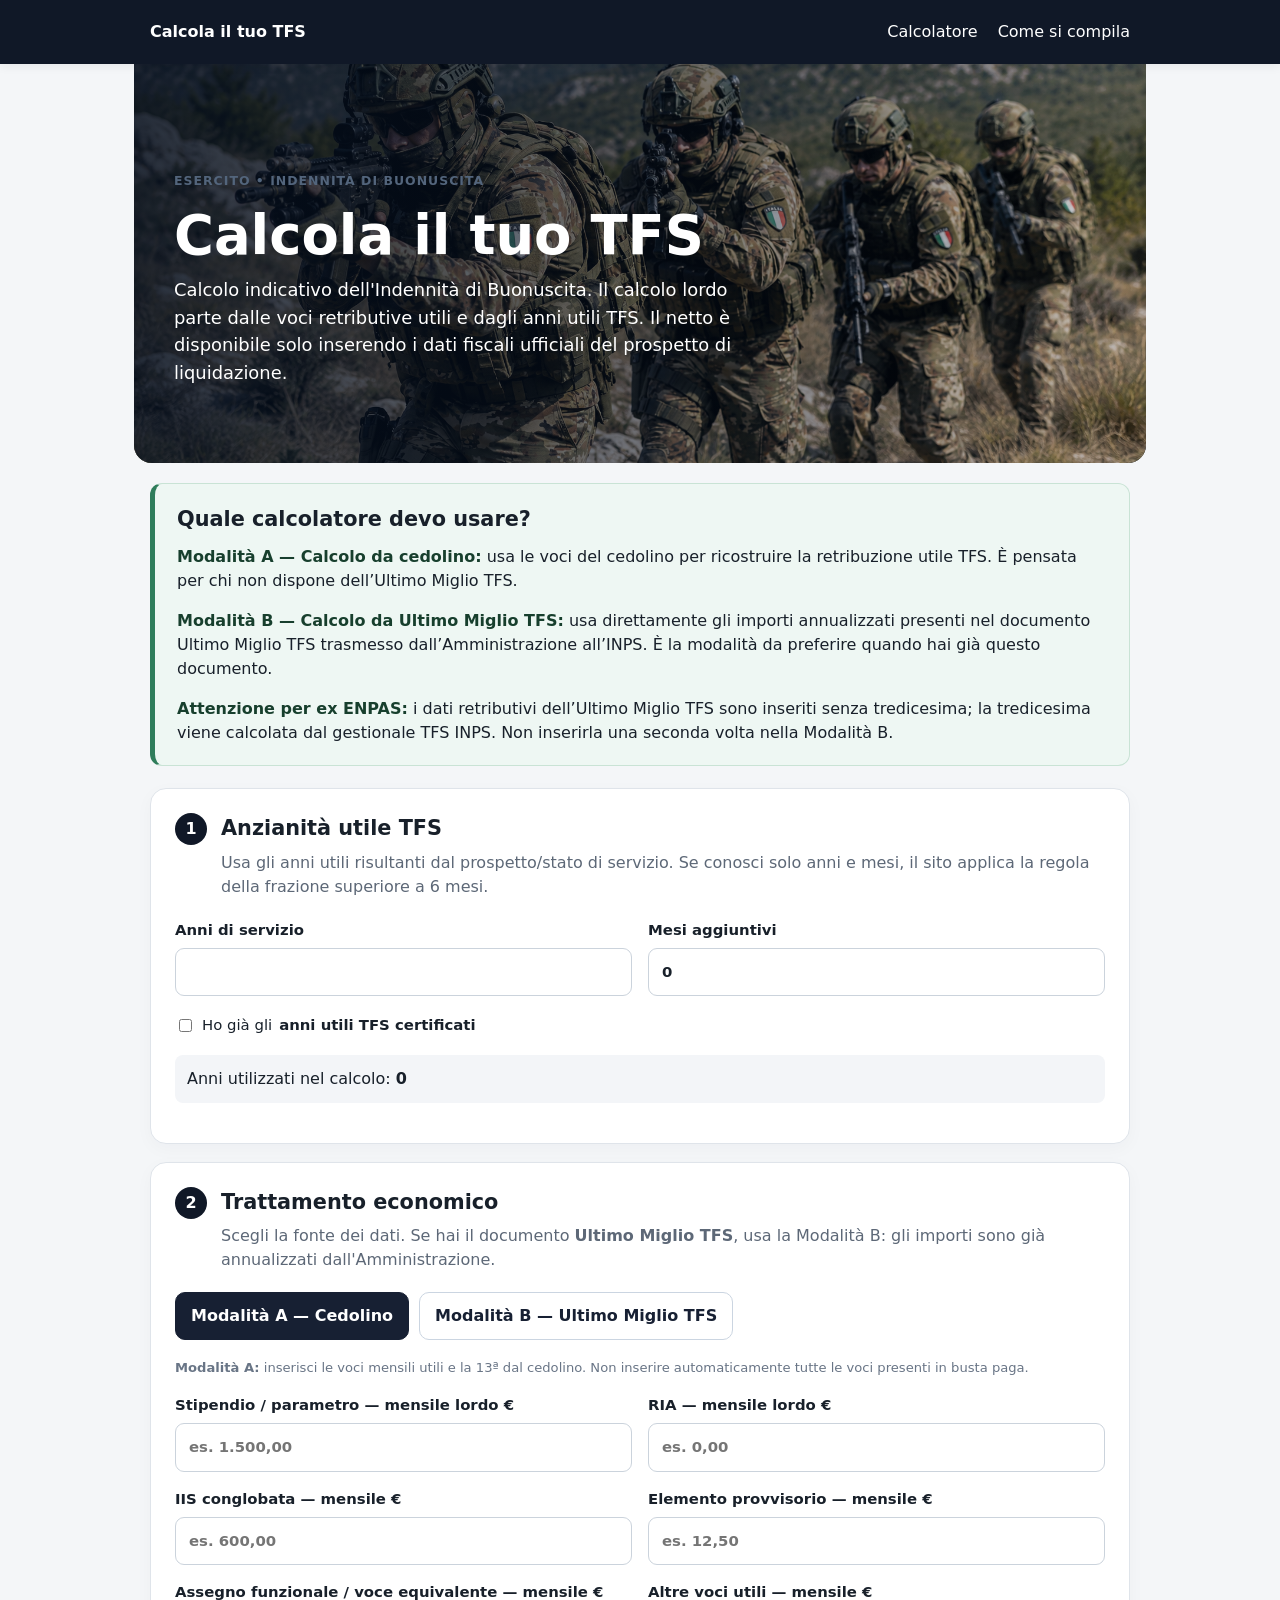
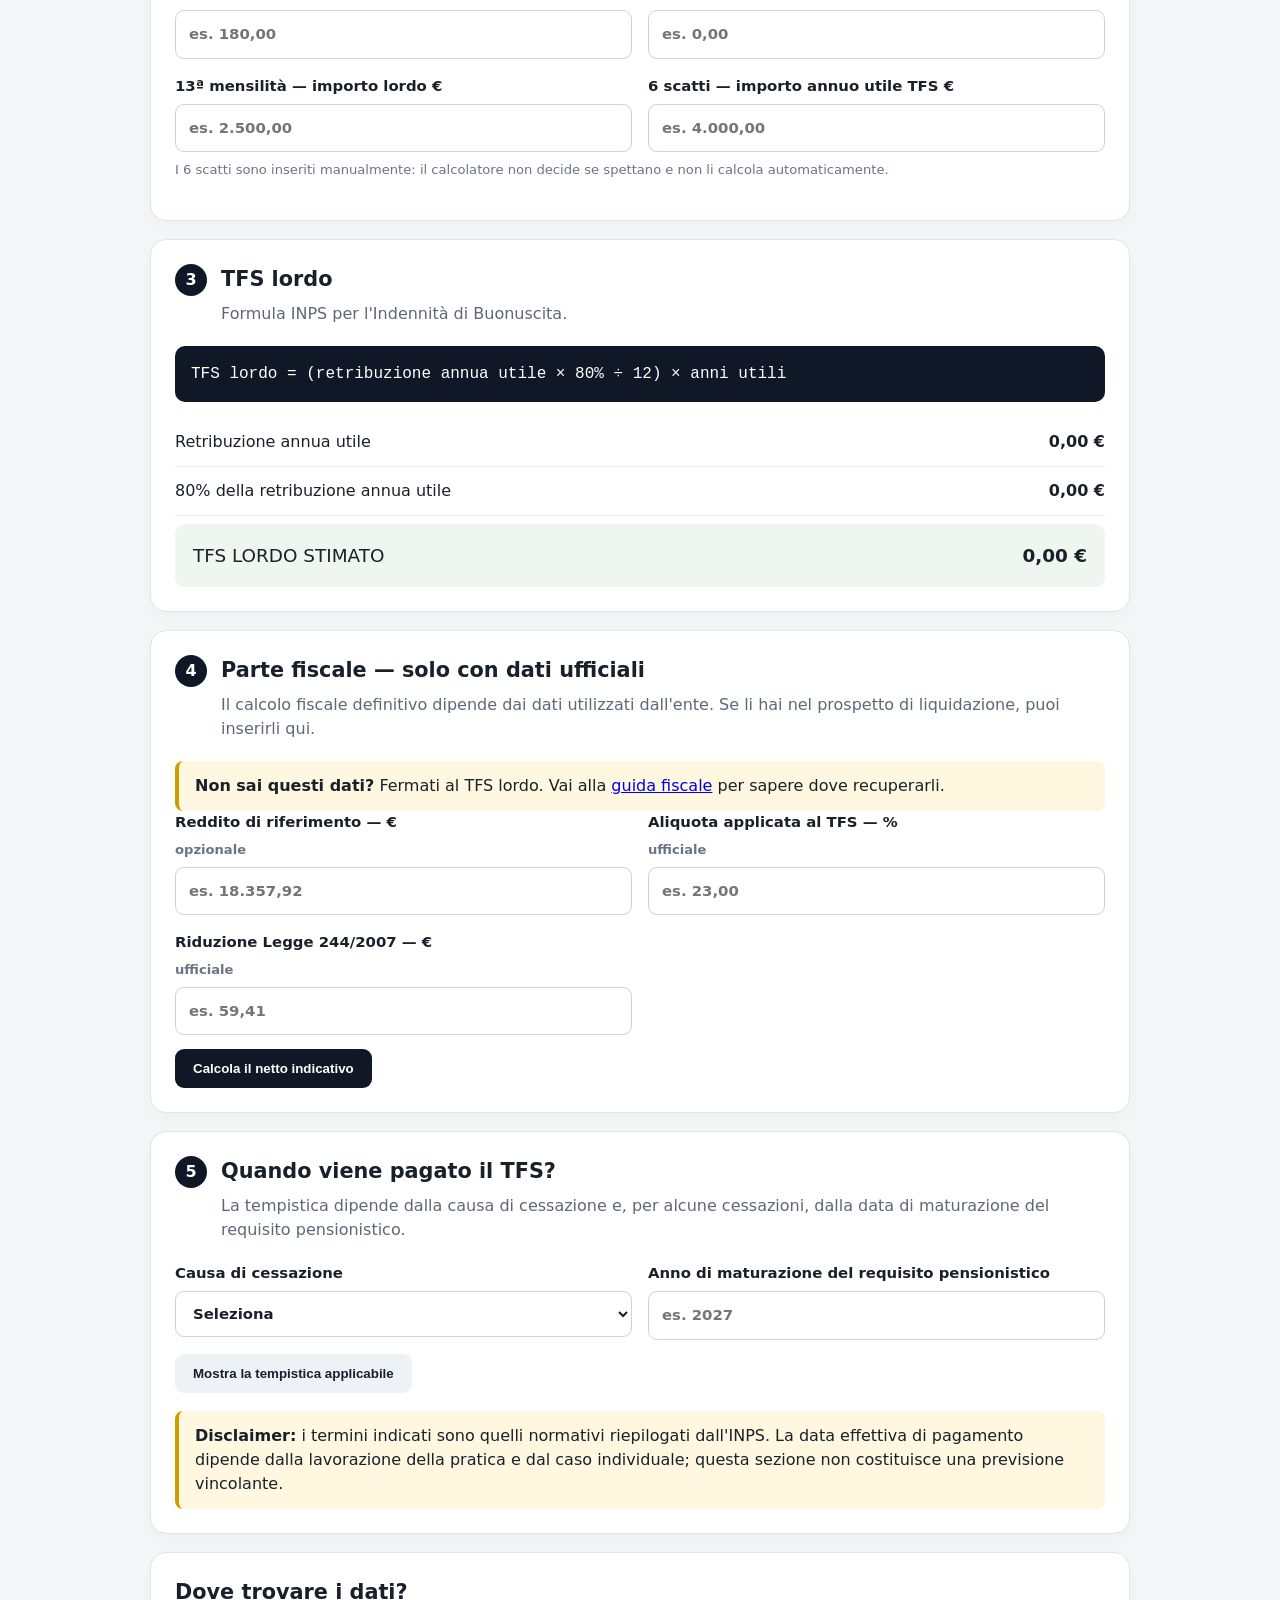
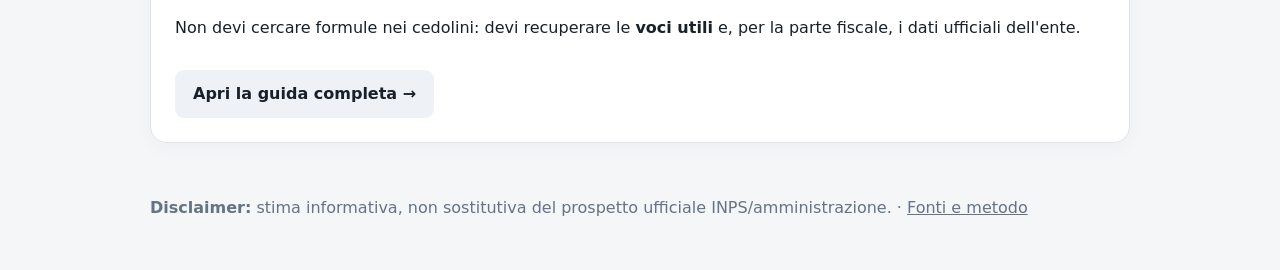
<file: index.html>
<!doctype html>
<html lang="it">
<head>
  <meta charset="utf-8">
  <meta name="viewport" content="width=device-width, initial-scale=1">
  <meta name="description" content="Calcolatore indicativo del TFS - Indennità di Buonuscita per il personale militare dell'Esercito Italiano.">
  <title>Calcola il tuo TFS</title>
  <link rel="stylesheet" href="css/style.css">
</head>
<body>
<header class="site-header">
  <div class="wrap">
    <a class="brand" href="index.html">Calcola il tuo TFS</a>
    <nav><a href="#calcolo">Calcolatore</a><a href="guida.html">Come si compila</a></nav>
  </div>
</header>

<main class="wrap">
  <section class="hero hero-image">
  <img class="hero-photo" src="assets/hero-militari.png" alt="Militari dell'Esercito Italiano durante un'attività operativa">
  <div class="hero-overlay">
    <p class="eyebrow">Esercito • Indennità di Buonuscita</p>
    <h1>Calcola il tuo TFS</h1>
    <p>Calcolo indicativo dell'Indennità di Buonuscita. Il calcolo lordo parte dalle voci retributive utili e dagli anni utili TFS. Il netto è disponibile solo inserendo i dati fiscali ufficiali del prospetto di liquidazione.</p>
  </div>
</section>

  <section class="mode-explainer">
    <h2>Quale calcolatore devo usare?</h2>
    <p><strong>Modalità A — Calcolo da cedolino:</strong> usa le voci del cedolino per ricostruire la retribuzione utile TFS. È pensata per chi non dispone dell’Ultimo Miglio TFS.</p>
    <p><strong>Modalità B — Calcolo da Ultimo Miglio TFS:</strong> usa direttamente gli importi annualizzati presenti nel documento Ultimo Miglio TFS trasmesso dall’Amministrazione all’INPS. È la modalità da preferire quando hai già questo documento.</p>
    <p><strong>Attenzione per ex ENPAS:</strong> i dati retributivi dell’Ultimo Miglio TFS sono inseriti senza tredicesima; la tredicesima viene calcolata dal gestionale TFS INPS. Non inserirla una seconda volta nella Modalità B.</p>
  </section>

  <section id="calcolo" class="card">
    <div class="section-title"><span>1</span><div><h2>Anzianità utile TFS</h2><p>Usa gli anni utili risultanti dal prospetto/stato di servizio. Se conosci solo anni e mesi, il sito applica la regola della frazione superiore a 6 mesi.</p></div></div>
    <div class="grid two">
      <label>Anni di servizio
        <input id="years" type="number" min="0" step="1" value="">
      </label>
      <label>Mesi aggiuntivi
        <input id="months" type="number" min="0" max="11" step="1" value="0">
      </label>
    </div>
    <label class="check"><input id="certifiedToggle" type="checkbox"> Ho già gli <strong>anni utili TFS certificati</strong></label>
    <div id="certifiedBox" class="hidden">
      <label>Anni utili TFS certificati
        <input id="certifiedYears" type="number" min="1" step="1" placeholder="es. 30">
      </label>
    </div>
    <p class="result-line">Anni utilizzati nel calcolo: <strong id="usefulYears">0</strong></p>
  </section>

  <section class="card">
    <div class="section-title"><span>2</span><div><h2>Trattamento economico</h2><p>Scegli la fonte dei dati. Se hai il documento <strong>Ultimo Miglio TFS</strong>, usa la Modalità B: gli importi sono già annualizzati dall'Amministrazione.</p></div></div>

    <div class="mode-switch" role="group" aria-label="Modalità di inserimento">
      <button type="button" id="modeCedolino" class="mode-button active">Modalità A — Cedolino</button>
      <button type="button" id="modeUltimoMiglio" class="mode-button">Modalità B — Ultimo Miglio TFS</button>
    </div>

    <div id="modeA">
      <p class="hint"><strong>Modalità A:</strong> inserisci le voci mensili utili e la 13ª dal cedolino. Non inserire automaticamente tutte le voci presenti in busta paga.</p>
      <div class="grid two">
        <label>Stipendio / parametro — mensile lordo €
          <input id="salary" class="money-input" type="text" inputmode="decimal" autocomplete="off" value="" placeholder="es. 1.500,00">
        </label>
        <label>RIA — mensile lordo €
          <input id="ria" class="money-input" type="text" inputmode="decimal" autocomplete="off" value="" placeholder="es. 0,00">
        </label>
        <label>IIS conglobata — mensile €
          <input id="iis" class="money-input" type="text" inputmode="decimal" autocomplete="off" value="" placeholder="es. 600,00">
        </label>
        <label>Elemento provvisorio — mensile €
          <input id="temporary" class="money-input" type="text" inputmode="decimal" autocomplete="off" value="" placeholder="es. 12,50">
        </label>
        <label>Assegno funzionale / voce equivalente — mensile €
          <input id="functional" class="money-input" type="text" inputmode="decimal" autocomplete="off" value="" placeholder="es. 180,00">
        </label>
        <label>Altre voci utili — mensile €
          <input id="otherMonthly" class="money-input" type="text" inputmode="decimal" autocomplete="off" value="" placeholder="es. 0,00">
        </label>
        <label>13ª mensilità — importo lordo €
          <input id="thirteenth" class="money-input" type="text" inputmode="decimal" autocomplete="off" value="" placeholder="es. 2.500,00">
        </label>
        <label>6 scatti — importo annuo utile TFS €
          <input id="sixSteps" class="money-input" type="text" inputmode="decimal" autocomplete="off" value="" placeholder="es. 4.000,00">
        </label>
      </div>
      <p class="hint">I 6 scatti sono inseriti manualmente: il calcolatore non decide se spettano e non li calcola automaticamente.</p>
    </div>

    <div id="modeB" class="hidden">
      <div class="notice"><strong>Modalità B — Ultimo Miglio TFS:</strong> usa gli importi annualizzati riportati nel documento INPS/Amministrazione. Per il personale statale ex ENPAS, la procedura INPS acquisisce la retribuzione utile <strong>senza la tredicesima</strong> e il gestionale TFS la calcola automaticamente.</div>
      <div class="grid two">
        <label>Trattamento stipendiale art. 2 — annuo €
          <input id="umSalary" class="money-input" type="text" inputmode="decimal" autocomplete="off" placeholder="es. 24.000,00">
        </label>
        <label>Anticipazione benefici futuri art. 1 — annuo €
          <input id="umBenefits" class="money-input" type="text" inputmode="decimal" autocomplete="off" placeholder="es. 150,00">
        </label>
        <label>Assegno funzionale DPR 52/2009 art. 8 — annuo €
          <input id="umFunctional" class="money-input" type="text" inputmode="decimal" autocomplete="off" placeholder="es. 1.800,00">
        </label>
        <label>Altre voci utili TFS — annue €
          <input id="umOther" class="money-input" type="text" inputmode="decimal" autocomplete="off" placeholder="es. 0,00">
        </label>
        <label>6 scatti — importo annuo utile TFS €
          <input id="umSixSteps" class="money-input" type="text" inputmode="decimal" autocomplete="off" placeholder="es. 0,00">
        </label>
      </div>
      <p class="hint">La 13ª non va inserita qui se stai copiando un Ultimo Miglio ex ENPAS: l’INPS indica che viene calcolata automaticamente dal gestionale TFS. Il calcolatore la stima come 1/12 del totale annualizzato delle voci utili inserite, solo per fornire una simulazione; il dato ufficiale di liquidazione resta prevalente.</p>
    </div>
  </section>

  <section class="card calculation">
    <div class="section-title"><span>3</span><div><h2>TFS lordo</h2><p>Formula INPS per l'Indennità di Buonuscita.</p></div></div>
    <div class="formula">TFS lordo = (retribuzione annua utile × 80% ÷ 12) × anni utili</div>
    <div class="breakdown">
      <div><span>Retribuzione annua utile</span><strong id="annualUseful">€ 0,00</strong></div>
      <div><span>80% della retribuzione annua utile</span><strong id="base80">€ 0,00</strong></div>
      <div class="grand"><span>TFS LORDO STIMATO</span><strong id="grossTfs">€ 0,00</strong></div>
    </div>
  </section>

  <section class="card">
    <div class="section-title"><span>4</span><div><h2>Parte fiscale — solo con dati ufficiali</h2><p>Il calcolo fiscale definitivo dipende dai dati utilizzati dall'ente. Se li hai nel prospetto di liquidazione, puoi inserirli qui.</p></div></div>
    <div class="notice warning"><strong>Non sai questi dati?</strong> Fermati al TFS lordo. Vai alla <a href="guida.html#fiscale">guida fiscale</a> per sapere dove recuperarli.</div>
    <div class="grid two">
      <label>Reddito di riferimento — € <span class="optional">opzionale</span>
        <input id="referenceIncome" class="money-input" type="text" inputmode="decimal" autocomplete="off" placeholder="es. 18.357,92">
      </label>
      <label>Aliquota applicata al TFS — % <span class="optional">ufficiale</span>
        <input id="taxRate" type="text" inputmode="decimal" autocomplete="off" placeholder="es. 23,00">
      </label>
      <label>Riduzione Legge 244/2007 — € <span class="optional">ufficiale</span>
        <input id="law244" class="money-input" type="text" inputmode="decimal" autocomplete="off" placeholder="es. 59,41">
      </label>
    </div>
    <button id="calculateTax" class="button">Calcola il netto indicativo</button>
    <div id="taxResult" class="tax-result hidden"></div>
  </section>

  <section class="card" id="tempi">
    <div class="section-title"><span>5</span><div><h2>Quando viene pagato il TFS?</h2><p>La tempistica dipende dalla causa di cessazione e, per alcune cessazioni, dalla data di maturazione del requisito pensionistico.</p></div></div>
    <div class="grid two">
      <label>Causa di cessazione
        <select id="cessationReason">
          <option value="">Seleziona</option>
          <option value="inability_death">Inabilità / decesso</option>
          <option value="age_service">Limite di età / anzianità massima di servizio / risoluzione unilaterale per pensione anticipata</option>
          <option value="fixed_term">Scadenza contratto a tempo determinato</option>
          <option value="other">Dimissioni / licenziamento / destituzione / altri casi</option>
        </select>
      </label>
      <label>Anno di maturazione del requisito pensionistico
        <input id="pensionYear" type="number" min="1900" max="2100" step="1" placeholder="es. 2027">
      </label>
    </div>
    <button id="calculateTiming" class="button secondary">Mostra la tempistica applicabile</button>
    <div id="timingResult" class="tax-result hidden"></div>
    <div class="notice warning"><strong>Disclaimer:</strong> i termini indicati sono quelli normativi riepilogati dall'INPS. La data effettiva di pagamento dipende dalla lavorazione della pratica e dal caso individuale; questa sezione non costituisce una previsione vincolante.</div>
  </section>

  <section class="card">
    <h2>Dove trovare i dati?</h2>
    <p>Non devi cercare formule nei cedolini: devi recuperare le <strong>voci utili</strong> e, per la parte fiscale, i dati ufficiali dell'ente.</p>
    <a class="button secondary" href="guida.html">Apri la guida completa →</a>
  </section>
</main>

<footer><div class="wrap"><strong>Disclaimer:</strong> stima informativa, non sostitutiva del prospetto ufficiale INPS/amministrazione. · <a href="guida.html">Fonti e metodo</a></div></footer>
<script src="js/app.js"></script>
</body>
</html>
</file>
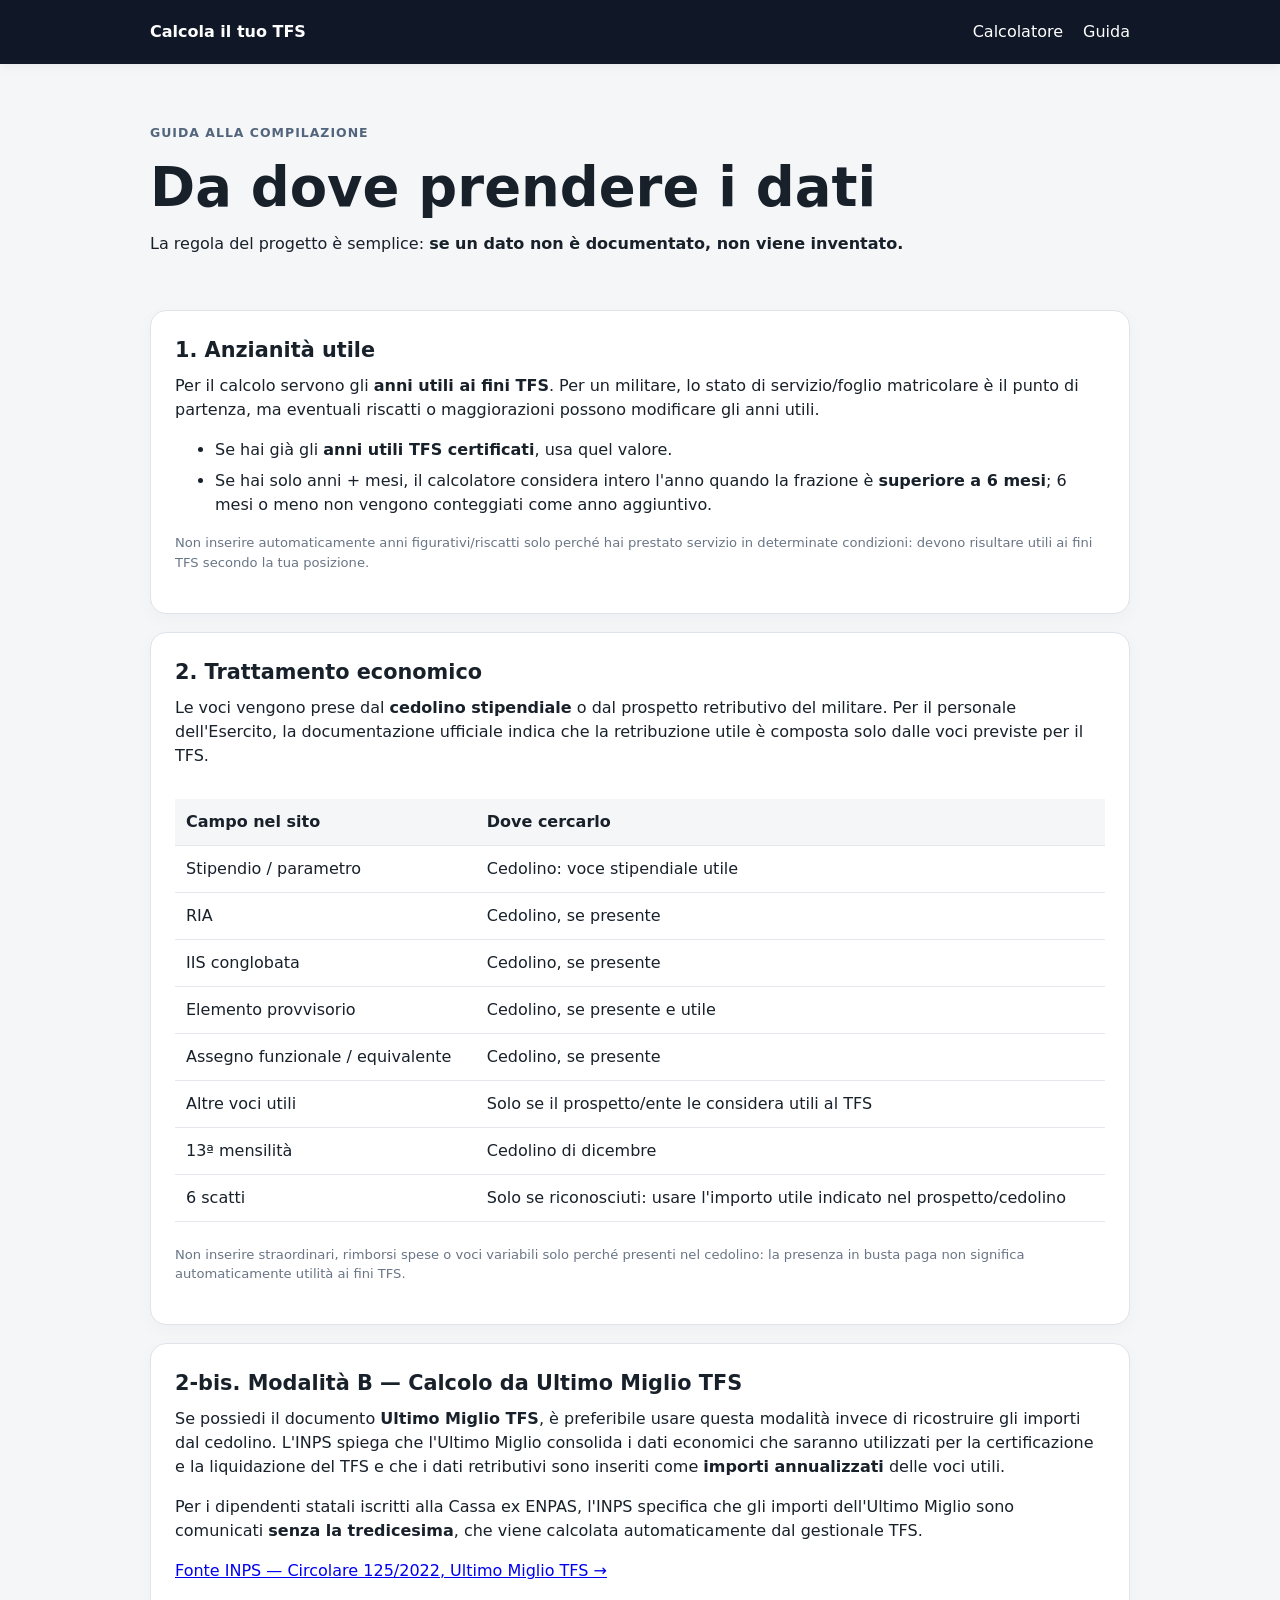
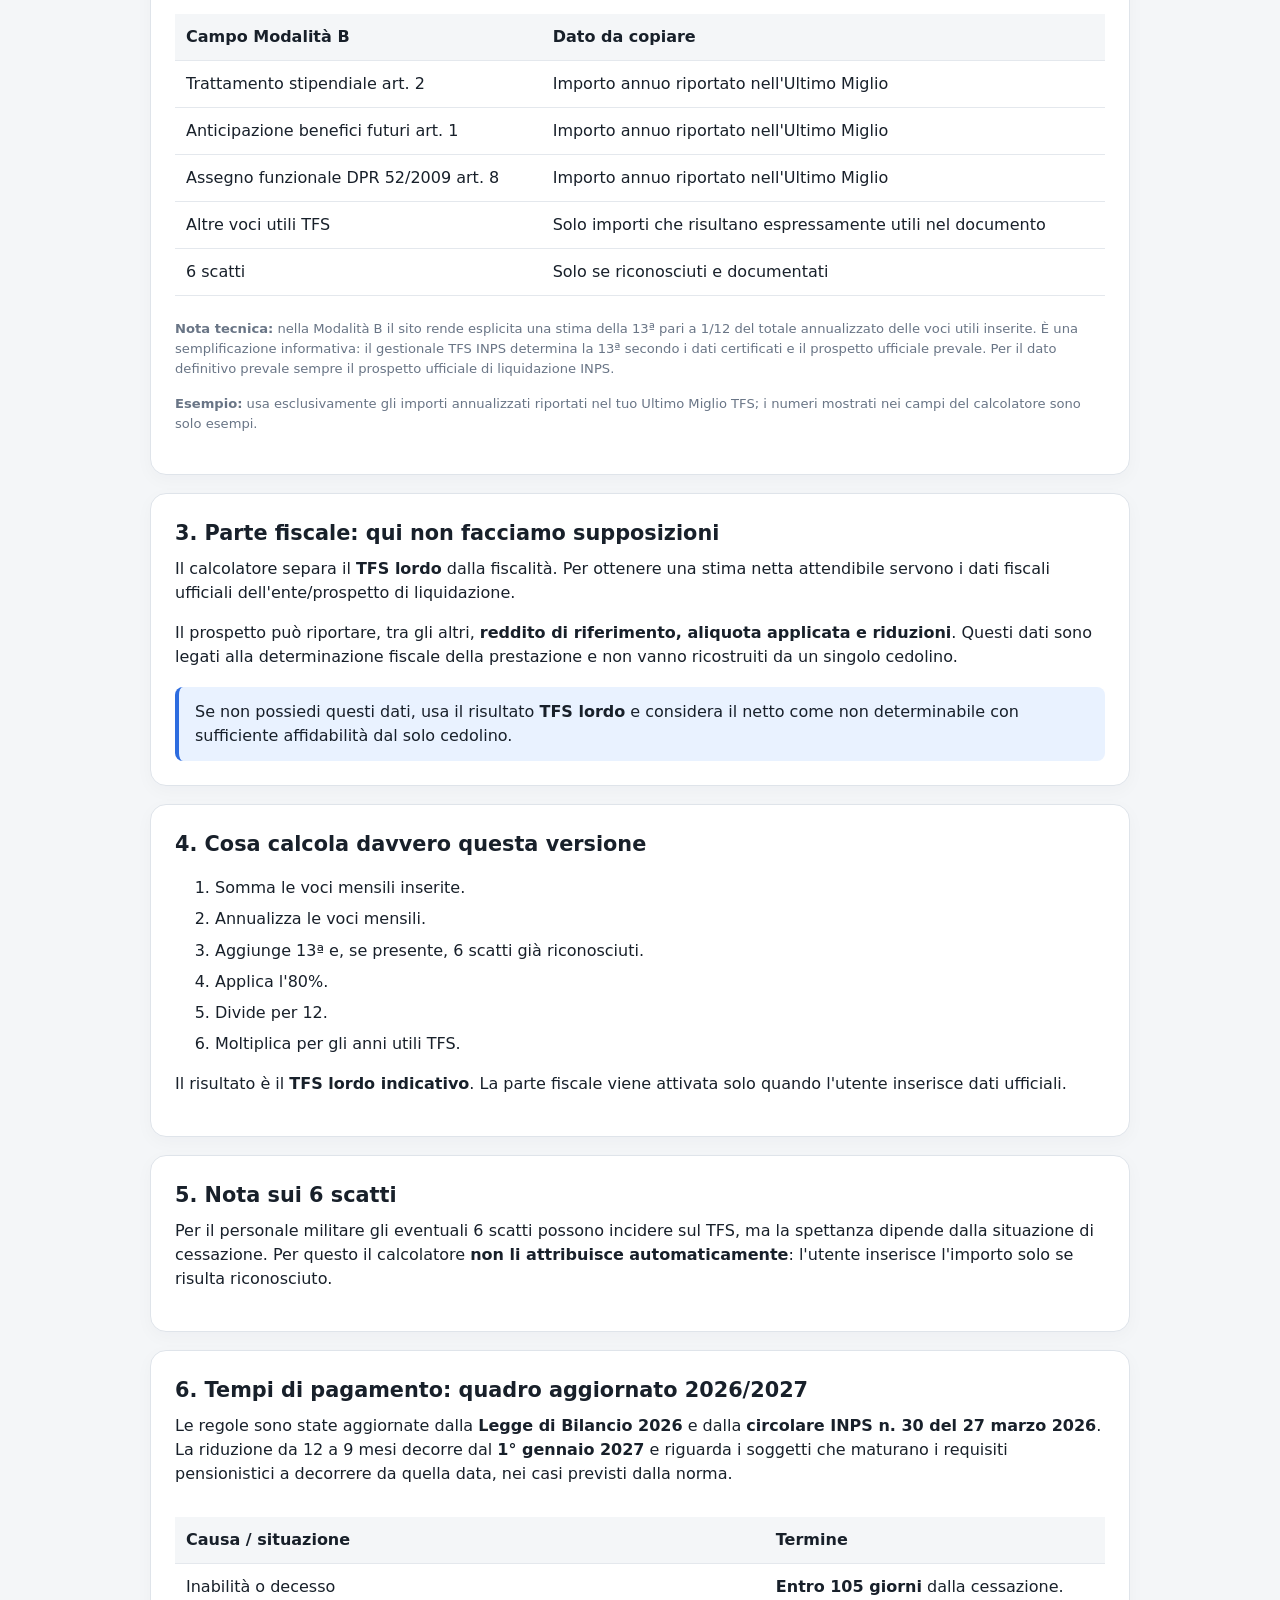
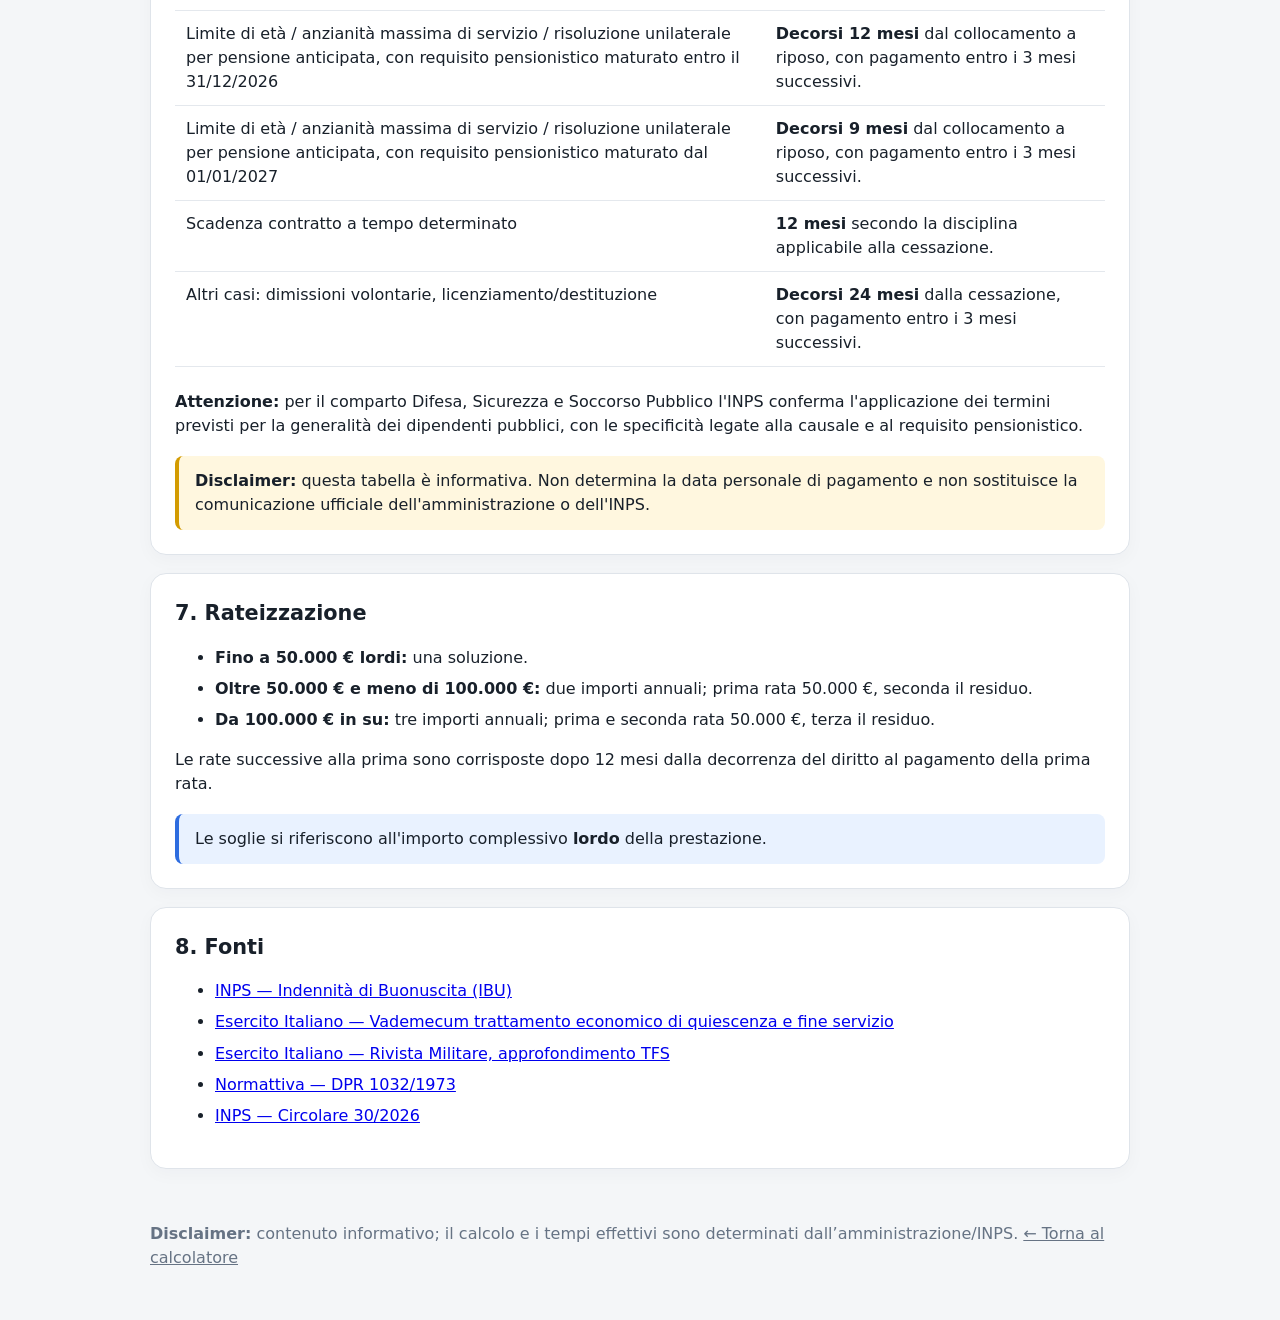
<file: guida.html>
<!doctype html>
<html lang="it">
<head>
  <meta charset="utf-8">
  <meta name="viewport" content="width=device-width, initial-scale=1">
  <title>Come compilare il calcolatore TFS</title>
  <link rel="stylesheet" href="css/style.css">
</head>
<body>
<header class="site-header"><div class="wrap"><a class="brand" href="index.html">Calcola il tuo TFS</a><nav><a href="index.html#calcolo">Calcolatore</a><a href="guida.html">Guida</a></nav></div></header>
<main class="wrap">
  <section class="hero compact"><p class="eyebrow">Guida alla compilazione</p><h1>Da dove prendere i dati</h1><p>La regola del progetto è semplice: <strong>se un dato non è documentato, non viene inventato.</strong></p></section>

  <section class="card">
    <h2>1. Anzianità utile</h2>
    <p>Per il calcolo servono gli <strong>anni utili ai fini TFS</strong>. Per un militare, lo stato di servizio/foglio matricolare è il punto di partenza, ma eventuali riscatti o maggiorazioni possono modificare gli anni utili.</p>
    <ul>
      <li>Se hai già gli <strong>anni utili TFS certificati</strong>, usa quel valore.</li>
      <li>Se hai solo anni + mesi, il calcolatore considera intero l'anno quando la frazione è <strong>superiore a 6 mesi</strong>; 6 mesi o meno non vengono conteggiati come anno aggiuntivo.</li>
    </ul>
    <p class="hint">Non inserire automaticamente anni figurativi/riscatti solo perché hai prestato servizio in determinate condizioni: devono risultare utili ai fini TFS secondo la tua posizione.</p>
  </section>

  <section class="card">
    <h2>2. Trattamento economico</h2>
    <p>Le voci vengono prese dal <strong>cedolino stipendiale</strong> o dal prospetto retributivo del militare. Per il personale dell'Esercito, la documentazione ufficiale indica che la retribuzione utile è composta solo dalle voci previste per il TFS.</p>
    <div class="table-wrap"><table>
      <thead><tr><th>Campo nel sito</th><th>Dove cercarlo</th></tr></thead>
      <tbody>
        <tr><td>Stipendio / parametro</td><td>Cedolino: voce stipendiale utile</td></tr>
        <tr><td>RIA</td><td>Cedolino, se presente</td></tr>
        <tr><td>IIS conglobata</td><td>Cedolino, se presente</td></tr>
        <tr><td>Elemento provvisorio</td><td>Cedolino, se presente e utile</td></tr>
        <tr><td>Assegno funzionale / equivalente</td><td>Cedolino, se presente</td></tr>
        <tr><td>Altre voci utili</td><td>Solo se il prospetto/ente le considera utili al TFS</td></tr>
        <tr><td>13ª mensilità</td><td>Cedolino di dicembre</td></tr>
        <tr><td>6 scatti</td><td>Solo se riconosciuti: usare l'importo utile indicato nel prospetto/cedolino</td></tr>
      </tbody>
    </table></div>
    <p class="hint">Non inserire straordinari, rimborsi spese o voci variabili solo perché presenti nel cedolino: la presenza in busta paga non significa automaticamente utilità ai fini TFS.</p>
  </section>

  <section class="card">
    <h2>2-bis. Modalità B — Calcolo da Ultimo Miglio TFS</h2>
    <p>Se possiedi il documento <strong>Ultimo Miglio TFS</strong>, è preferibile usare questa modalità invece di ricostruire gli importi dal cedolino. L'INPS spiega che l'Ultimo Miglio consolida i dati economici che saranno utilizzati per la certificazione e la liquidazione del TFS e che i dati retributivi sono inseriti come <strong>importi annualizzati</strong> delle voci utili.</p>
    <p>Per i dipendenti statali iscritti alla Cassa ex ENPAS, l'INPS specifica che gli importi dell'Ultimo Miglio sono comunicati <strong>senza la tredicesima</strong>, che viene calcolata automaticamente dal gestionale TFS.</p>
    <p><a href="https://www.inps.it/it/it/inps-comunica/atti/circolari-messaggi-e-normativa/dettaglio.circolari-e-messaggi.2022.11.circolare-numero-125-del-04-11-2022_13983.html" target="_blank" rel="noopener">Fonte INPS — Circolare 125/2022, Ultimo Miglio TFS →</a></p>
    <div class="table-wrap"><table>
      <thead><tr><th>Campo Modalità B</th><th>Dato da copiare</th></tr></thead>
      <tbody>
        <tr><td>Trattamento stipendiale art. 2</td><td>Importo annuo riportato nell'Ultimo Miglio</td></tr>
        <tr><td>Anticipazione benefici futuri art. 1</td><td>Importo annuo riportato nell'Ultimo Miglio</td></tr>
        <tr><td>Assegno funzionale DPR 52/2009 art. 8</td><td>Importo annuo riportato nell'Ultimo Miglio</td></tr>
        <tr><td>Altre voci utili TFS</td><td>Solo importi che risultano espressamente utili nel documento</td></tr>
        <tr><td>6 scatti</td><td>Solo se riconosciuti e documentati</td></tr>
      </tbody>
    </table></div>
    <p class="hint"><strong>Nota tecnica:</strong> nella Modalità B il sito rende esplicita una stima della 13ª pari a 1/12 del totale annualizzato delle voci utili inserite. È una semplificazione informativa: il gestionale TFS INPS determina la 13ª secondo i dati certificati e il prospetto ufficiale prevale. Per il dato definitivo prevale sempre il prospetto ufficiale di liquidazione INPS.</p>
    <p class="hint"><strong>Esempio:</strong> usa esclusivamente gli importi annualizzati riportati nel tuo Ultimo Miglio TFS; i numeri mostrati nei campi del calcolatore sono solo esempi.</p>
  </section>

  <section id="fiscale" class="card">
    <h2>3. Parte fiscale: qui non facciamo supposizioni</h2>
    <p>Il calcolatore separa il <strong>TFS lordo</strong> dalla fiscalità. Per ottenere una stima netta attendibile servono i dati fiscali ufficiali dell'ente/prospetto di liquidazione.</p>
    <p>Il prospetto può riportare, tra gli altri, <strong>reddito di riferimento, aliquota applicata e riduzioni</strong>. Questi dati sono legati alla determinazione fiscale della prestazione e non vanno ricostruiti da un singolo cedolino.</p>
    <div class="notice">Se non possiedi questi dati, usa il risultato <strong>TFS lordo</strong> e considera il netto come non determinabile con sufficiente affidabilità dal solo cedolino.</div>
  </section>

  <section class="card">
    <h2>4. Cosa calcola davvero questa versione</h2>
    <ol>
      <li>Somma le voci mensili inserite.</li>
      <li>Annualizza le voci mensili.</li>
      <li>Aggiunge 13ª e, se presente, 6 scatti già riconosciuti.</li>
      <li>Applica l'80%.</li>
      <li>Divide per 12.</li>
      <li>Moltiplica per gli anni utili TFS.</li>
    </ol>
    <p>Il risultato è il <strong>TFS lordo indicativo</strong>. La parte fiscale viene attivata solo quando l'utente inserisce dati ufficiali.</p>
  </section>

  <section class="card">
    <h2>5. Nota sui 6 scatti</h2>
    <p>Per il personale militare gli eventuali 6 scatti possono incidere sul TFS, ma la spettanza dipende dalla situazione di cessazione. Per questo il calcolatore <strong>non li attribuisce automaticamente</strong>: l'utente inserisce l'importo solo se risulta riconosciuto.</p>
  </section>

  <section class="card">
    <h2>6. Tempi di pagamento: quadro aggiornato 2026/2027</h2>
    <p>Le regole sono state aggiornate dalla <strong>Legge di Bilancio 2026</strong> e dalla <strong>circolare INPS n. 30 del 27 marzo 2026</strong>. La riduzione da 12 a 9 mesi decorre dal <strong>1° gennaio 2027</strong> e riguarda i soggetti che maturano i requisiti pensionistici a decorrere da quella data, nei casi previsti dalla norma.</p>
    <div class="table-wrap"><table>
      <thead><tr><th>Causa / situazione</th><th>Termine</th></tr></thead>
      <tbody>
        <tr><td>Inabilità o decesso</td><td><strong>Entro 105 giorni</strong> dalla cessazione.</td></tr>
        <tr><td>Limite di età / anzianità massima di servizio / risoluzione unilaterale per pensione anticipata, con requisito pensionistico maturato entro il 31/12/2026</td><td><strong>Decorsi 12 mesi</strong> dal collocamento a riposo, con pagamento entro i 3 mesi successivi.</td></tr>
        <tr><td>Limite di età / anzianità massima di servizio / risoluzione unilaterale per pensione anticipata, con requisito pensionistico maturato dal 01/01/2027</td><td><strong>Decorsi 9 mesi</strong> dal collocamento a riposo, con pagamento entro i 3 mesi successivi.</td></tr>
        <tr><td>Scadenza contratto a tempo determinato</td><td><strong>12 mesi</strong> secondo la disciplina applicabile alla cessazione.</td></tr>
        <tr><td>Altri casi: dimissioni volontarie, licenziamento/destituzione</td><td><strong>Decorsi 24 mesi</strong> dalla cessazione, con pagamento entro i 3 mesi successivi.</td></tr>
      </tbody>
    </table></div>
    <p><strong>Attenzione:</strong> per il comparto Difesa, Sicurezza e Soccorso Pubblico l'INPS conferma l'applicazione dei termini previsti per la generalità dei dipendenti pubblici, con le specificità legate alla causale e al requisito pensionistico.</p>
    <div class="notice warning"><strong>Disclaimer:</strong> questa tabella è informativa. Non determina la data personale di pagamento e non sostituisce la comunicazione ufficiale dell'amministrazione o dell'INPS.</div>
  </section>

  <section class="card">
    <h2>7. Rateizzazione</h2>
    <ul>
      <li><strong>Fino a 50.000 € lordi:</strong> una soluzione.</li>
      <li><strong>Oltre 50.000 € e meno di 100.000 €:</strong> due importi annuali; prima rata 50.000 €, seconda il residuo.</li>
      <li><strong>Da 100.000 € in su:</strong> tre importi annuali; prima e seconda rata 50.000 €, terza il residuo.</li>
    </ul>
    <p>Le rate successive alla prima sono corrisposte dopo 12 mesi dalla decorrenza del diritto al pagamento della prima rata.</p>
    <div class="notice">Le soglie si riferiscono all'importo complessivo <strong>lordo</strong> della prestazione.</div>
  </section>

  <section class="card">
    <h2>8. Fonti</h2>
    <ul class="sources">
      <li><a href="https://www.inps.it/it/it/dettaglio-approfondimento.schede-informative.49912.indennit-di-buonuscita-ibu-per-dipendenti-pubblici.html" target="_blank" rel="noopener">INPS — Indennità di Buonuscita (IBU)</a></li>
      <li><a href="https://www.esercito.difesa.it/assets/allegati/vademecum__il_trattamento_economico_di_quiescenza_e_di_fine_servizio__aggiornamento_2025___faq.2025.12.18.17.04.03.265.pdf" target="_blank" rel="noopener">Esercito Italiano — Vademecum trattamento economico di quiescenza e fine servizio</a></li>
      <li><a href="https://www.esercito.difesa.it/assets/allegati/5rm-2024-interattivo.2026.02.02.15.05.21.014.pdf" target="_blank" rel="noopener">Esercito Italiano — Rivista Militare, approfondimento TFS</a></li>
      <li><a href="https://www.normattiva.it/uri-res/N2Ls?urn%3Anir%3Astato%3Adecreto.del.presidente.della.repubblica%3A1973-12-29%3B1032%21vig=" target="_blank" rel="noopener">Normattiva — DPR 1032/1973</a></li>
      <li><a href="https://www.inps.it/it/it/inps-comunica/atti/circolari-messaggi-e-normativa/dettaglio.circolari-e-messaggi.2026.03.circolare-numero-30-del-27-03-2026_15208.html" target="_blank" rel="noopener">INPS — Circolare 30/2026</a></li>
    </ul>
  </section>
</main>
<footer><div class="wrap"><strong>Disclaimer:</strong> contenuto informativo; il calcolo e i tempi effettivi sono determinati dall’amministrazione/INPS. <a href="index.html">← Torna al calcolatore</a></div></footer>
</body>
</html>
</file>
<file: css/style.css>
*{box-sizing:border-box}body{margin:0;font-family:Inter,system-ui,-apple-system,BlinkMacSystemFont,"Segoe UI",sans-serif;background:#f4f6f8;color:#18202a;line-height:1.5}.wrap{width:min(100% - 32px,980px);margin:auto}.site-header{background:#101827;color:#fff;position:sticky;top:0;z-index:10;box-shadow:0 2px 10px #0001}.site-header .wrap{display:flex;justify-content:space-between;align-items:center;min-height:64px}.brand{font-weight:800;color:#fff;text-decoration:none}.site-header nav{display:flex;gap:20px}.site-header a{color:#fff;text-decoration:none}.hero{padding:52px 0 28px}.hero.compact{padding-bottom:20px}.eyebrow{text-transform:uppercase;letter-spacing:.08em;font-size:.78rem;font-weight:800;color:#53657c}h1{font-size:clamp(2rem,6vw,3.4rem);line-height:1.05;margin:.3rem 0 1rem}h2{margin:0 0 .4rem;font-size:1.3rem}p{margin:.5rem 0 1rem}.notice{background:#e9f2ff;border-left:4px solid #2d6cdf;padding:13px 16px;border-radius:8px;margin-top:18px}.notice.warning{background:#fff7df;border-left-color:#d39b00}.card{background:#fff;border:1px solid #dfe4ea;border-radius:16px;padding:24px;margin:18px 0;box-shadow:0 5px 18px #17203308}.section-title{display:flex;gap:14px;align-items:flex-start;margin-bottom:20px}.section-title>span{display:grid;place-items:center;width:32px;height:32px;border-radius:50%;background:#101827;color:#fff;font-weight:800;flex:0 0 auto}.section-title p{color:#5d6877;margin:0}.grid{display:grid;gap:16px}.grid.two{grid-template-columns:repeat(2,minmax(0,1fr))}@media(max-width:680px){.grid.two{grid-template-columns:1fr}.site-header nav{gap:10px;font-size:.9rem}.card{padding:18px}}label{display:flex;flex-direction:column;gap:7px;font-weight:700;font-size:.93rem}input{width:100%;padding:12px 13px;border:1px solid #cbd3dc;border-radius:9px;font:inherit;background:#fff;color:#18202a}input:focus{outline:2px solid #8eb6ff;border-color:#4c82e8}.check{flex-direction:row;align-items:center;margin:18px 0;font-weight:500}.check input{width:auto}.hidden{display:none}.result-line{background:#f3f5f8;padding:12px;border-radius:8px}.hint,.optional{font-size:.82rem;color:#697586}.formula{font-family:ui-monospace,SFMono-Regular,Menlo,monospace;background:#101827;color:#fff;border-radius:10px;padding:16px;margin:16px 0;overflow:auto}.breakdown>div{display:flex;justify-content:space-between;gap:20px;padding:12px 0;border-bottom:1px solid #e8ebef}.breakdown .grand{font-size:1.15rem;border-bottom:0;margin-top:8px;padding:18px;background:#eef6ef;border-radius:10px}.button{display:inline-block;border:0;border-radius:9px;background:#101827;color:#fff;padding:12px 18px;font-weight:800;cursor:pointer;text-decoration:none;margin-top:14px}.button.secondary{background:#eef1f5;color:#18202a}.tax-result{margin-top:20px;border:1px solid #cfd8e3;border-radius:12px;padding:18px;background:#f8fafc}.tax-result .net{font-size:1.5rem;font-weight:900;margin-top:10px}.table-wrap{overflow-x:auto}table{width:100%;border-collapse:collapse;margin:15px 0}th,td{text-align:left;padding:11px;border-bottom:1px solid #e4e8ed;vertical-align:top}th{background:#f4f6f8}li{margin:.45rem 0}.sources a{overflow-wrap:anywhere}footer{padding:35px 0 50px;color:#667384}footer a{color:inherit}

select{width:100%;padding:12px 13px;border:1px solid #cbd3dc;border-radius:9px;font:inherit;background:#fff;color:#18202a}select:focus{outline:2px solid #8eb6ff;border-color:#4c82e8}

.mode-switch{display:flex;gap:10px;flex-wrap:wrap;margin:0 0 18px}
.mode-button{border:1px solid #cbd5e1;background:#fff;color:#172033;border-radius:10px;padding:11px 15px;font:inherit;font-weight:700;cursor:pointer}
.mode-button.active{background:#172033;color:#fff;border-color:#172033}
.mode-button:hover{filter:brightness(.97)}
.mode-explainer{background:#eef7f3;border:1px solid #c9e3d5;border-left:5px solid #2f7d5b;border-radius:12px;padding:20px 22px;margin:4px 0 22px}.mode-explainer h2{margin-bottom:10px}.mode-explainer p:last-child{margin-bottom:0}.mode-explainer strong{color:#173f2d}

/* Hero fotografica */
.hero-image {
  min-height: 390px;
  margin: 0 -1rem 1.25rem;
  border-radius: 0 0 18px 18px;
  position: relative;
  overflow: hidden;
  display: flex;
  align-items: center;
  background: #071525;
}
.hero-photo {
  position: absolute;
  inset: 0;
  width: 100%;
  height: 100%;
  object-fit: cover;
  object-position: center;
}
.hero-image::after {
  content: "";
  position: absolute;
  inset: 0;
  background: linear-gradient(90deg, rgba(5,15,30,.86) 0%, rgba(5,15,30,.58) 45%, rgba(5,15,30,.18) 100%);
}
.hero-overlay {
  position: relative;
  z-index: 1;
  max-width: 680px;
  padding: 3rem 2.5rem;
  color: #fff;
}
.hero-overlay h1 {
  color: #fff;
  margin-bottom: .75rem;
}
.hero-overlay > p:last-child {
  color: #fff;
  font-size: 1.12rem;
  line-height: 1.55;
  margin-bottom: 0;
}
@media (max-width: 700px) {
  .hero-image {
    min-height: 340px;
    margin-left: -0.5rem;
    margin-right: -0.5rem;
  }
  .hero-overlay {
    padding: 2rem 1.25rem;
  }
}
</file>
